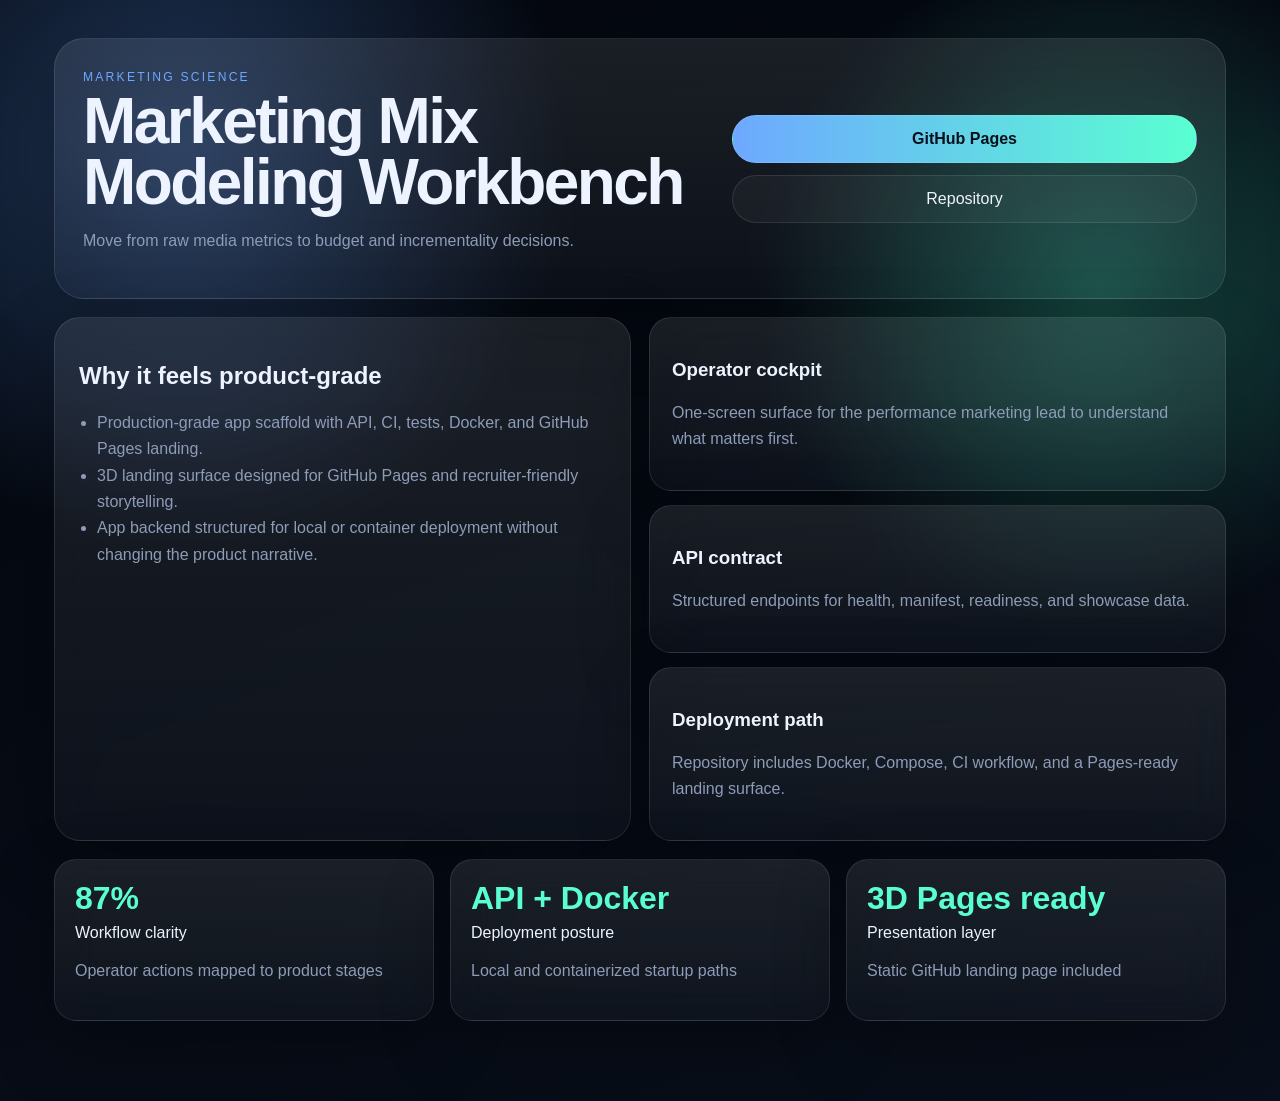
<file: docs/index.html>
<!DOCTYPE html>
<html lang="en">
<head>
  <meta charset="UTF-8" />
  <meta name="viewport" content="width=device-width, initial-scale=1.0" />
  <title>Marketing Mix Modeling Workbench Landing</title>
  <link rel="stylesheet" href="landing.css" />
</head>
<body>
  <div class="scene" id="scene">
    <div class="backdrop"></div>
    <main class="deck">
      <section class="hero-card glass">
        <div>
          <span class="eyebrow">Marketing science</span>
          <h1>Marketing Mix Modeling Workbench</h1>
          <p>Move from raw media metrics to budget and incrementality decisions.</p>
        </div>
        <nav class="cta-stack">
          <a class="cta primary" href="https://r-behera.github.io/marketing-mix-modeling-workbench/">GitHub Pages</a>
          <a class="cta" href="https://github.com/R-behera/marketing-mix-modeling-workbench">Repository</a>
        </nav>
      </section>
      <section class="orbit-grid">
        <div class="glass panel large">
          <h2>Why it feels product-grade</h2>
          <ul><li>Production-grade app scaffold with API, CI, tests, Docker, and GitHub Pages landing.</li><li>3D landing surface designed for GitHub Pages and recruiter-friendly storytelling.</li><li>App backend structured for local or container deployment without changing the product narrative.</li></ul>
        </div>
        <div id="cards" class="card-stack"></div>
      </section>
      <section class="metrics-row" id="metrics"></section>
    </main>
  </div>
  <script>window.PROJECT_MANIFEST = {"slug": "marketing-mix-modeling-workbench", "title": "Marketing Mix Modeling Workbench", "summary": "![Demo Screenshot](demo/screenshot.png)", "domain": "Marketing science", "audience": "performance marketing lead", "promise": "Move from raw media metrics to budget and incrementality decisions.", "hero": ["Production-grade app scaffold with API, CI, tests, Docker, and GitHub Pages landing.", "3D landing surface designed for GitHub Pages and recruiter-friendly storytelling.", "App backend structured for local or container deployment without changing the product narrative."], "kpis": [{"label": "Workflow clarity", "value": "87%", "note": "Operator actions mapped to product stages"}, {"label": "Deployment posture", "value": "API + Docker", "note": "Local and containerized startup paths"}, {"label": "Presentation layer", "value": "3D Pages ready", "note": "Static GitHub landing page included"}], "stages": ["ingest", "validate", "analyze", "decide", "monitor"], "cards": [{"title": "Operator cockpit", "body": "One-screen surface for the performance marketing lead to understand what matters first."}, {"title": "API contract", "body": "Structured endpoints for health, manifest, readiness, and showcase data."}, {"title": "Deployment path", "body": "Repository includes Docker, Compose, CI workflow, and a Pages-ready landing surface."}], "scene": "orbital-grid", "theme": {"bg": "#04070d", "surface": "#0d1320", "ink": "#edf4ff", "muted": "#8d9cb7", "accent": "#6ea8ff", "accent2": "#59ffd1"}, "pages_url": "https://r-behera.github.io/marketing-mix-modeling-workbench/", "api_examples": {"health": {"status": "ok", "project": "marketing-mix-modeling-workbench"}, "readiness": {"api": "ready", "landing_page": "docs/index.html", "container": "Dockerfile present"}, "signals": [{"name": "Decision coverage", "status": "strong", "detail": "App and landing narrative aligned"}, {"name": "Operator context", "status": "strong", "detail": "Primary user anchored as performance marketing lead"}, {"name": "Delivery path", "status": "ready", "detail": "Pages + containerized app scaffold generated"}]}};</script>
  <script src="landing.js"></script>
</body>
</html>
</file>
<file: docs/landing.css>
:root{--bg:#04070d;--surface:#0d1320;--ink:#edf4ff;--muted:#8d9cb7;--accent:#6ea8ff;--accent2:#59ffd1;--rx:0deg;--ry:0deg;}*{box-sizing:border-box}html,body{margin:0;min-height:100%;font-family:Inter,Segoe UI,sans-serif;background:var(--bg);color:var(--ink)}.scene{min-height:100vh;overflow:hidden;position:relative;transform-style:preserve-3d;perspective:1600px}.backdrop{position:absolute;inset:-10%;background:radial-gradient(circle at 20% 20%,color-mix(in srgb,var(--accent) 30%, transparent),transparent 24%),radial-gradient(circle at 80% 30%,color-mix(in srgb,var(--accent2) 28%, transparent),transparent 22%),linear-gradient(160deg,var(--bg),color-mix(in srgb,var(--surface) 78%, black));filter:saturate(1.15)}.deck{position:relative;z-index:2;max-width:1220px;margin:0 auto;padding:38px 24px 80px;transform:rotateX(var(--rx)) rotateY(var(--ry));transition:transform .12s ease-out}.glass{background:linear-gradient(180deg,rgba(255,255,255,.09),rgba(255,255,255,.03));border:1px solid rgba(255,255,255,.1);backdrop-filter:blur(22px);box-shadow:0 24px 70px rgba(0,0,0,.28)}.hero-card{display:grid;grid-template-columns:1.15fr .85fr;gap:20px;padding:28px;border-radius:30px;margin-bottom:18px}.eyebrow{letter-spacing:.18em;text-transform:uppercase;font-size:.76rem;color:var(--accent)}h1{font-size:clamp(2.4rem,5vw,4.8rem);line-height:.94;margin:.4rem 0 1rem;letter-spacing:-.04em}p,li{color:var(--muted);line-height:1.65}.cta-stack{display:flex;flex-direction:column;justify-content:center;gap:12px}.cta{display:inline-flex;justify-content:center;padding:14px 18px;border-radius:999px;text-decoration:none;color:var(--ink);border:1px solid rgba(255,255,255,.1);background:rgba(255,255,255,.04)}.primary{background:linear-gradient(90deg,var(--accent),var(--accent2));color:#07111b;font-weight:700}.orbit-grid{display:grid;grid-template-columns:1fr 1fr;gap:18px;margin-bottom:18px}.panel.large{padding:24px;border-radius:26px}.card-stack{display:grid;gap:14px}.flip{padding:22px;border-radius:22px;transform:translateZ(var(--z))}.metrics-row{display:grid;grid-template-columns:repeat(3,minmax(0,1fr));gap:16px}.metric{padding:20px;border-radius:22px}.metric strong{display:block;font-size:2rem;color:var(--accent2);margin-bottom:.4rem}ul{padding-left:18px;margin:14px 0 0}@media(max-width:980px){.hero-card,.orbit-grid,.metrics-row{grid-template-columns:1fr}.deck{padding:22px 16px 60px}}
</file>
